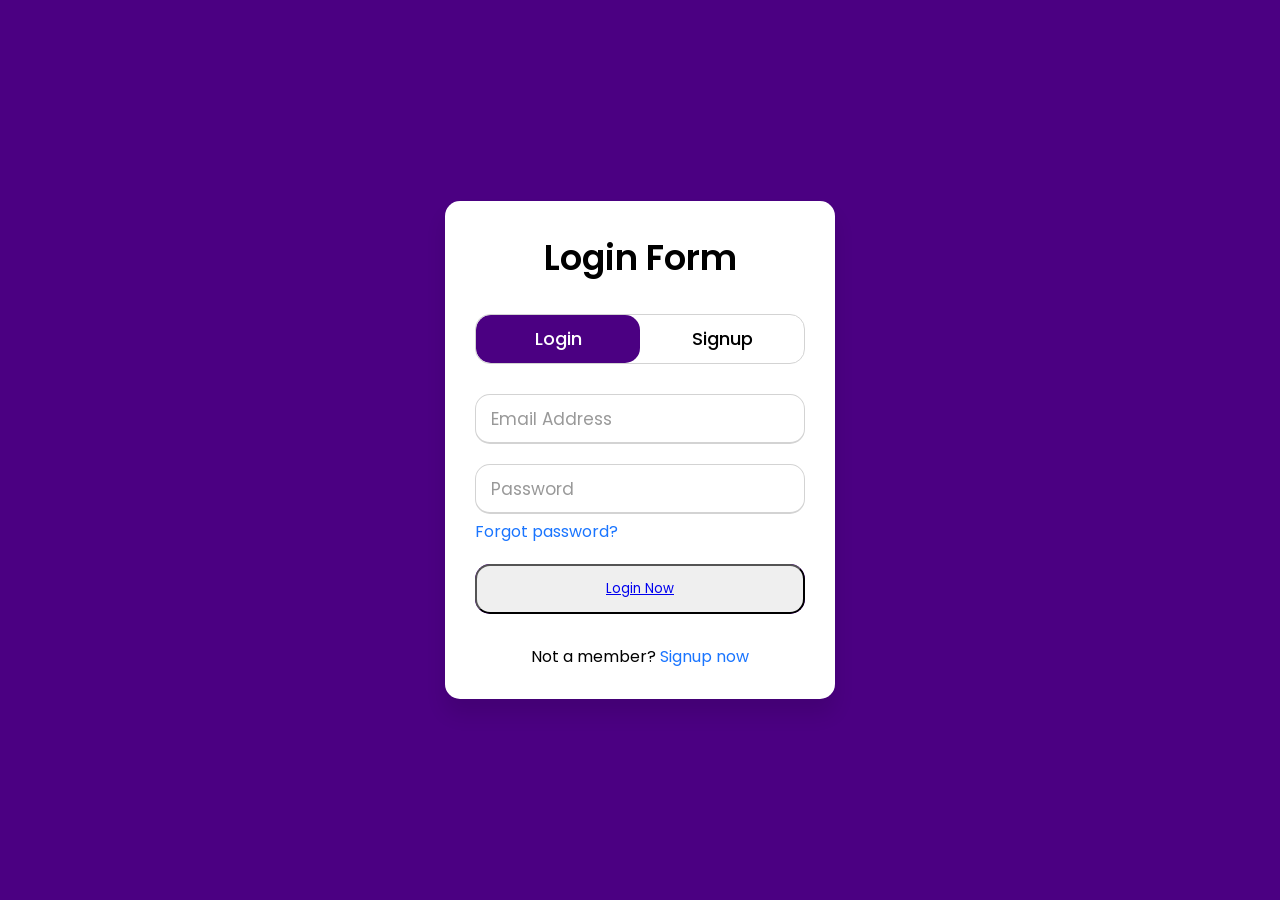
<file: login.html>
<!DOCTYPE html>
<html>
<head>
  <link href="http://fonts.googleapis.com/css?family=Lato:300,400,700,300italic,400italic,700italic" rel="stylesheet" type="text/css">

  <link rel="stylesheet" type="text/css" href="login.css">
</head>
<body>

  <div class="wrapper">
      <div class="title-text">
        <div class="title login">Login Form</div>
        <div class="title signup">Signup Form</div>
      </div>
      <div class="form-container">
        <div class="slide-controls">
          <input type="radio" name="slide" id="login" checked>
          <input type="radio" name="slide" id="signup">
          <label for="login" class="slide login">Login</label>
          <label for="signup" class="slide signup">Signup</label>
          <div class="slider-tab"></div>
        </div>
        <div class="form-inner">
          <form action="#" class="login">
            <div class="field">
              <input type="text" placeholder="Email Address" required>
            </div>
            <div class="field">
              <input type="password" placeholder="Password" required>
            </div>
            <div class="pass-link"><a href="#">Forgot password?</a></div>
            <div class="field btn">
              <div class="btn-layer"></div>
              <!--<input type="submit" value="Login Now">-->
              <button class="btn btn-default btn-lg"><a href="E:\Rashmi Project\free-course-site.com-udemy-the-web-developer-bootcamp_202005\7. Bootstrap\15.2 PurrfectMatch2\PurrfectMatch/sem1.html">Login Now</a></button>
            </div>
            <div class="signup-link">Not a member? <a href="">Signup now</a></div>
          </form>
          <form action="#" class="signup">
            <div class="field">
              <input type="text" placeholder="Email Address" required>
            </div>
            <div class="field">
              <input type="password" placeholder="Password" required>
            </div>
            <div class="field">
              <input type="password" placeholder="Confirm password" required>
            </div>
            <div class="field btn">
              <div class="btn-layer"></div>
              <input type="submit" value="Signup">
            </div>
          </form>
        </div>
      </div>
    </div>

<script type="text/javascript" src="E:\Rashmi Project\free-course-site.com-udemy-the-web-developer-bootcamp_202005\7. Bootstrap\15.2 PurrfectMatch2\PurrfectMatch/login.js"></script>
 <script type="text/javascript" src="https://code.jquery.com/jquery-2.1.4.js"></script>
 <script type="text/javascript" src="https://maxcdn.bootstrapcdn.com/bootstrap/3.3.5/js/bootstrap.min.js"></script>


</body>
</html>
</file>
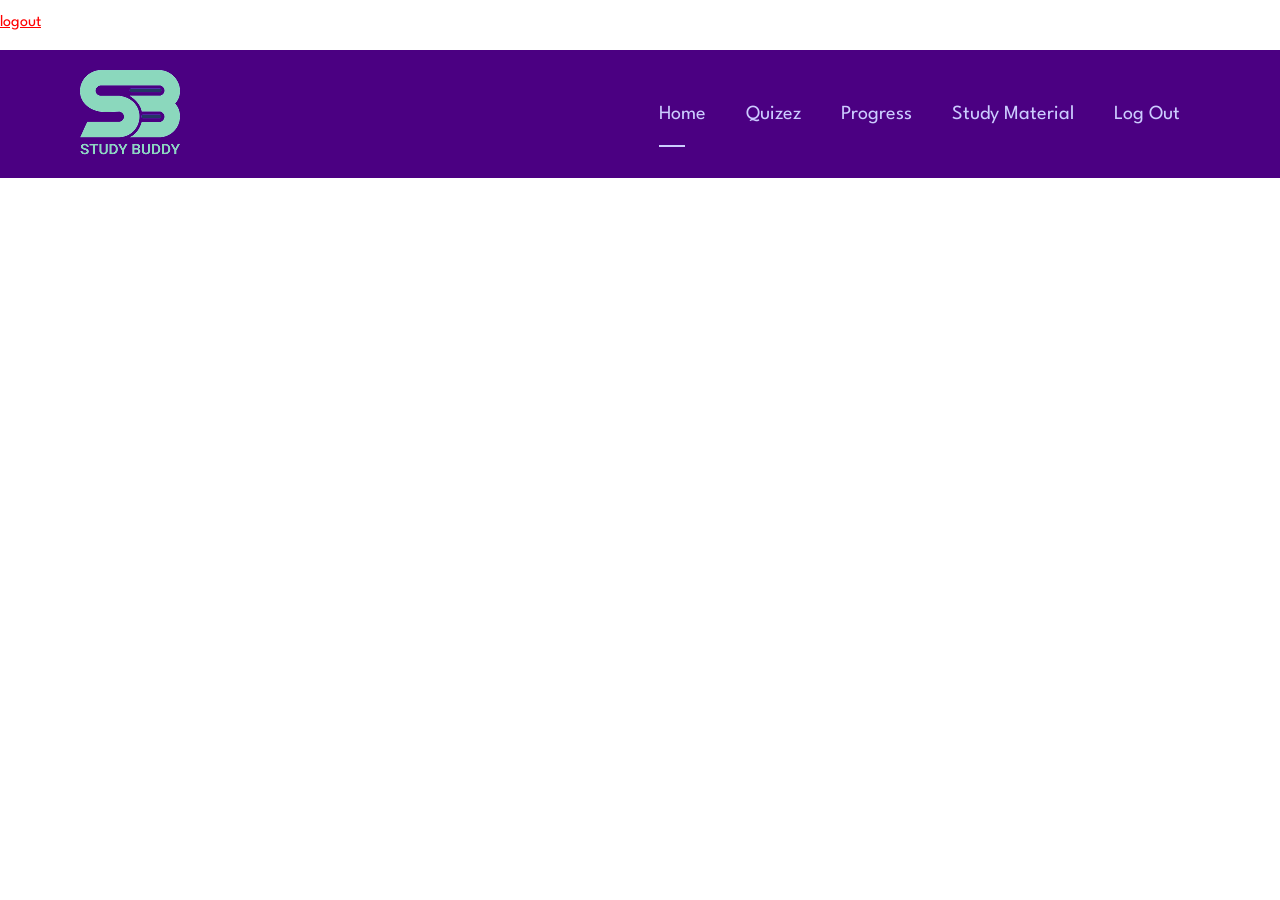
<file: logout.html>
<p> <a href="index.html?logout='1'" style="color: red;">logout</a> </p>
<!DOCTYPE html>
<html>
<head>
  
<link rel="stylesheet" href="sem1.css">
</head>
<body>
<section id="header">
<a href="#"><img src="b.png" class="logo"/></a>
<div>
<ul id="project">
<li><a class="active" href="sem1.html">Home</a></li>
<li><a href="quiz1.html">Quizez</a></li>
<li><a href="progress1.html">Progress</a></li>
<li><a href="studymaterial1.html">Study Material</a></li>
<li><a href="logout.html">Log Out</a></li>
</section>

</head>
<body>

</body>

</html>
</file>
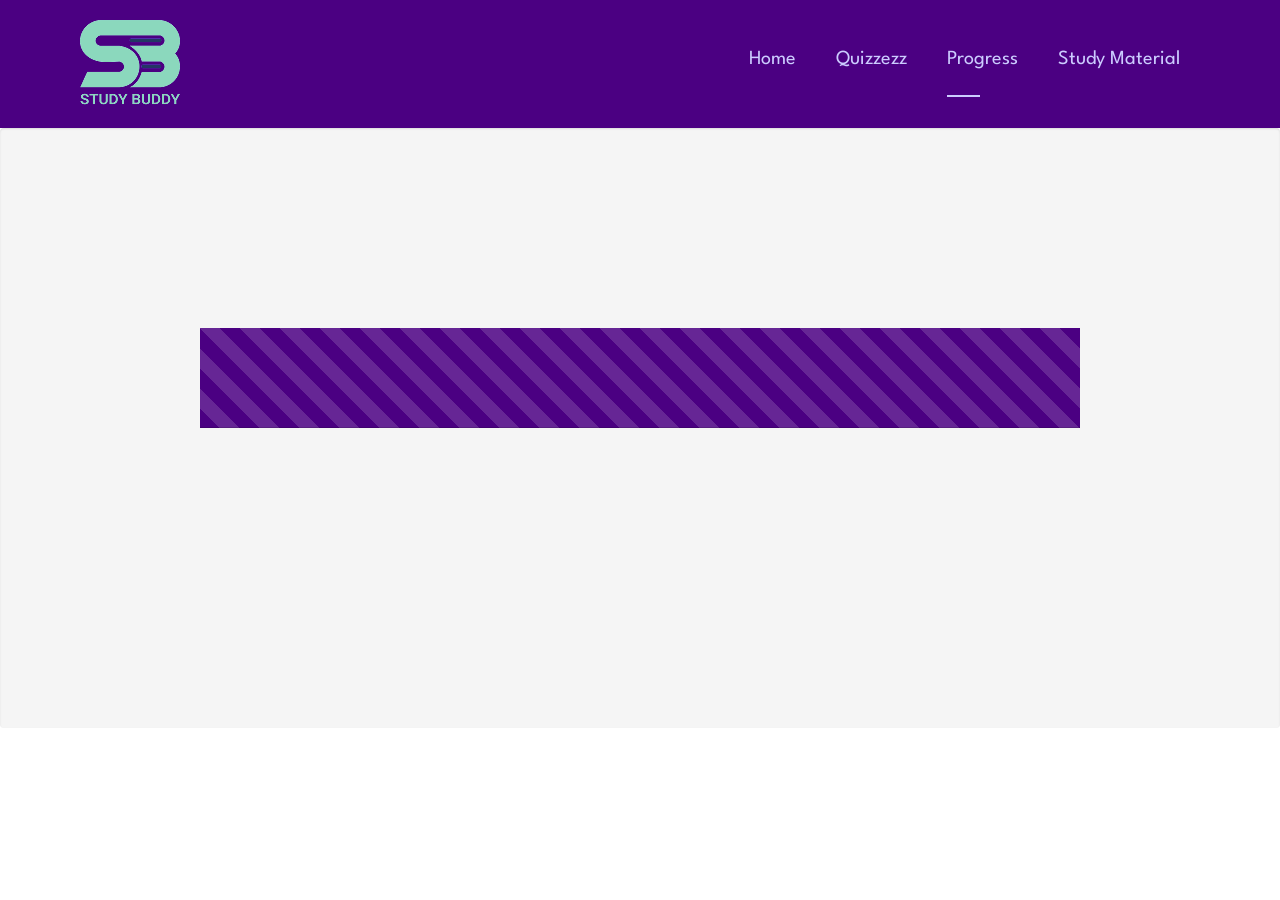
<file: progress1.html>
<!DOCTYPE html>
<html>
<head>
  
<link rel="stylesheet" href="sem1.css">
</head>

<body>
<section id="header">
<a href="#"><img src="b.png" class="logo"/></a>
<div>
<ul id="project">
<li><a href="sem1.html">Home</a></li>
<li><a href="quiz1.html">Quizzezz</a></li>
<li><a class="active" href="progress1.html">Progress</a></li>
<li><a href="studymaterial1.html">Study Material</a></li>
</section>


<!--<section  id="progress1">-->
    <!-- <div class="pro1"> -->
    <!-- <div class="container">-->
    <div class="progress">
  <div id="progress1" class="progress-bar progress-bar-striped active" role="progressbar"
  aria-valuenow="40" aria-valuemin="0" aria-valuemax="100" style="width:100%">
   
 <!-- </div>-->
<!--  </div>-->
    </div>

<script type="text/javascript" src="file:///C:/xampp/htdocs/Project2/progress1.js"></script>
<script type="text/javascript" src="http://localhost/project2/progress1.js"></script>

<link rel="stylesheet" href="https://maxcdn.bootstrapcdn.com/bootstrap/3.4.1/css/bootstrap.min.css">
  <script src="https://ajax.googleapis.com/ajax/libs/jquery/3.7.1/jquery.min.js"></script>
  <script src="https://maxcdn.bootstrapcdn.com/bootstrap/3.4.1/js/bootstrap.min.js"></script>
    
</body>

</html>
</file>
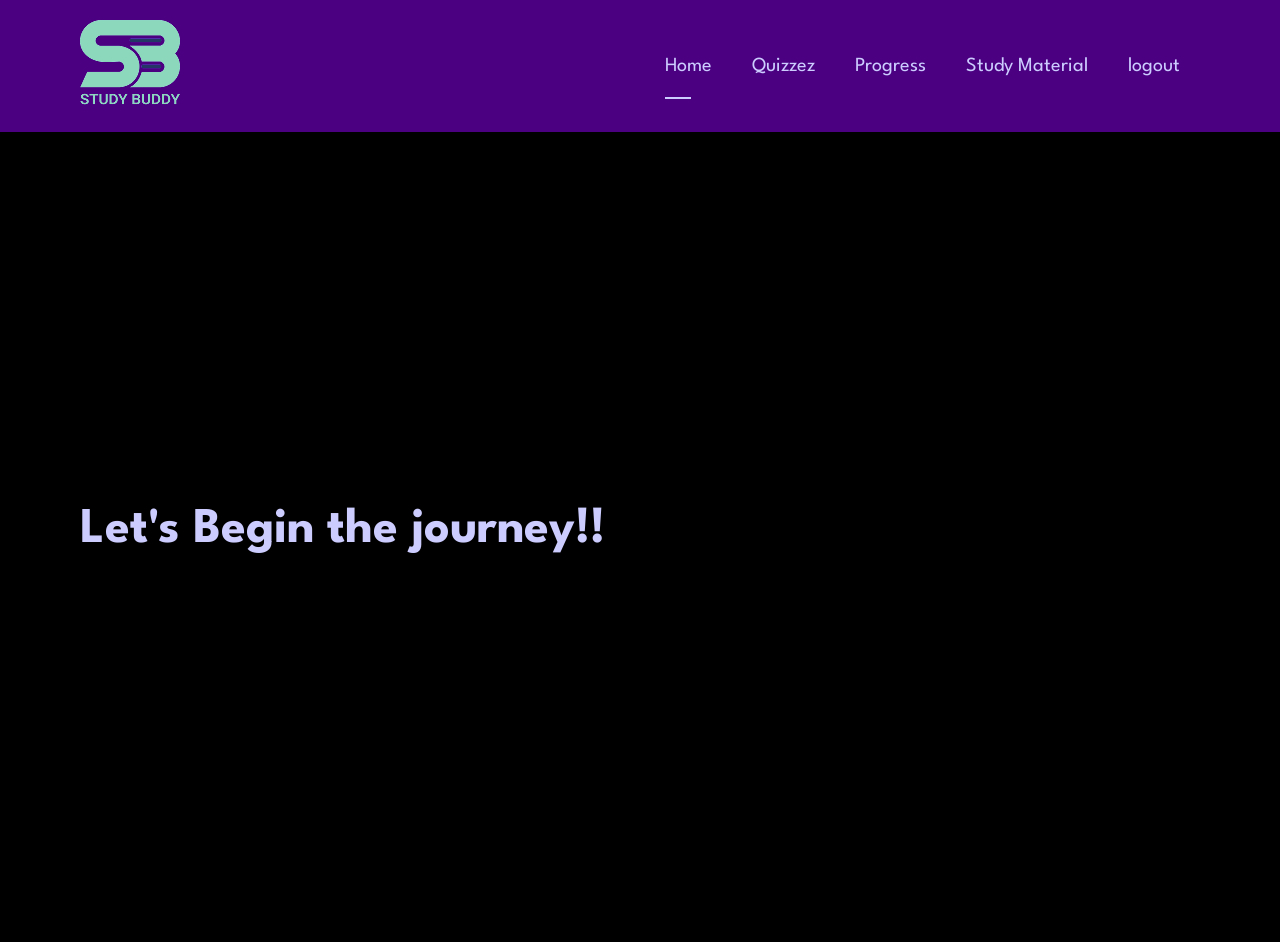
<file: sem1.html>
<!DOCTYPE html>
<html>
<head>
  
<link rel="stylesheet" href="sem1.css">
</head>
<body>
<section id="header">
<a href="#"><img src="b.png" class="logo"/></a>
<div>
<ul id="project">
<li><a class="active" href="sem1.html">Home</a></li>
<li><a href="quiz1.html">Quizzez</a></li>
<li><a href="progress1.html">Progress</a></li>
<li><a href="studymaterial1.html">Study Material</a></li>
<li><a href="index.html?logout='1'">logout</a></li>
</section>

<section id="hero">
 <h1>Let's Begin the journey!!</h1>
<meta name="viewport" content="width=device-width, initial-scale=1">
</section>
<!-- <section id="feature" class="section-p1">
    <div class="fe-box">
        <img src="https://static.vecteezy.com/system/resources/previews/000/583/361/original/timer-icon-vector.jpg" width="200" height="200">
        <a href="https://www.timeanddate.com/timer/"><h3>Timer</h3></a>
    </div> 
    <div class="fe-box">
        <img src="https://media.wired.com/photos/653bddf62692abf70732f95b/1:1/w_1589,h_1589,c_limit/Google-Calendar-Appointments-Gear-GettyImages-1385868923.jpg" width="200" height="200">
        <a href="https://calendar.google.com/calendar/u/0/r"><h3>Calendar</h3></a>
    </div>
</section>
<section id="quiz-1" class="section-p1">
    
    <div class="pro">
       
</section>-->
</head>
<body>
<script>
// Get the modal
var modal = document.getElementById('id01');
// When the user clicks anywhere outside of the modal, close it
window.onclick = function(event) {
    if (event.target == modal) {
        modal.style.display = "none";
    }
}
</script>
</section>

</body>

</html>
</file>
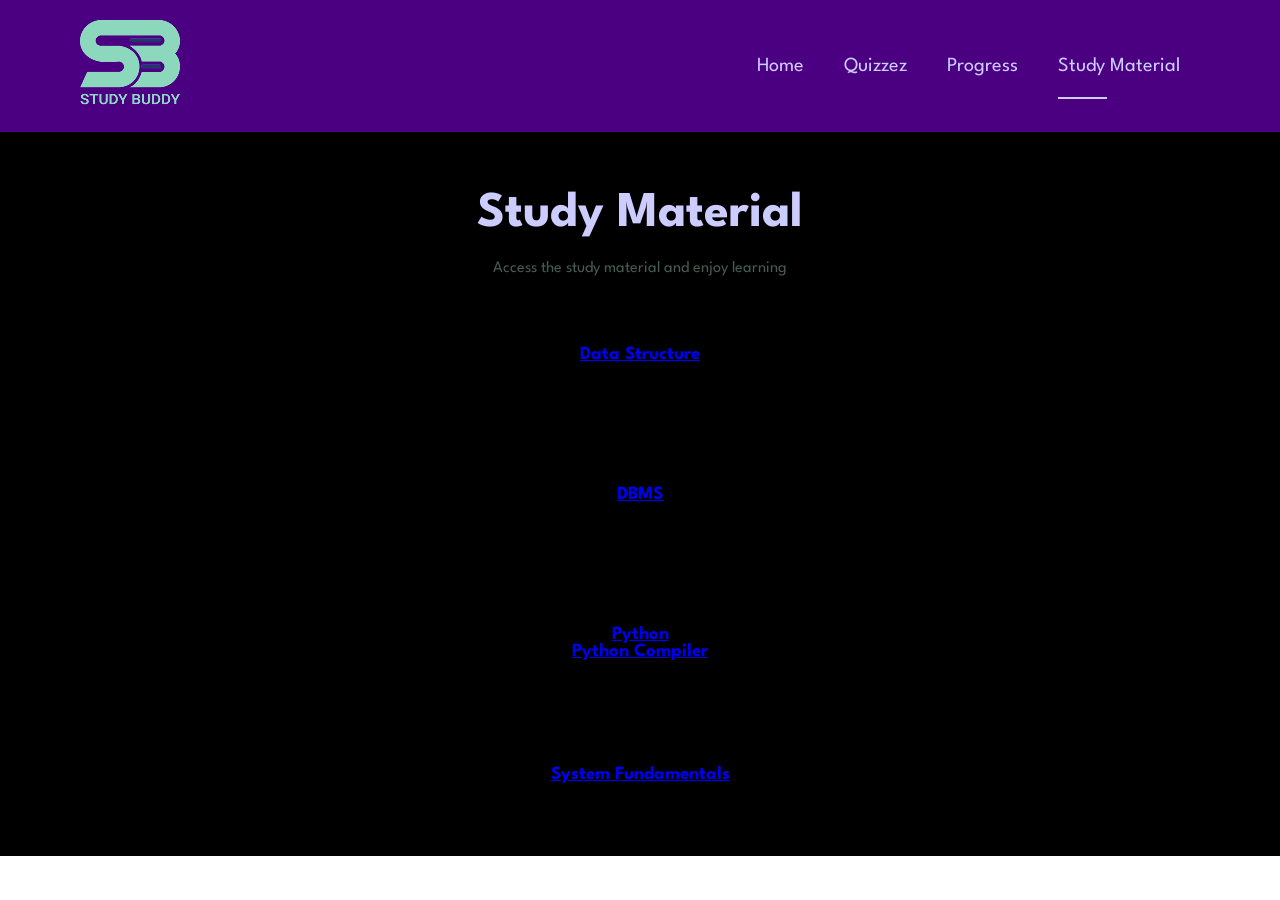
<file: studymaterial1.html>
<!DOCTYPE html>
<html>
<head>
  
<link rel="stylesheet" href="sem1.css">
</head>
<body>
<section id="header">
<a href="#"><img src="b.png" class="logo"/></a>
<div>
<ul id="project">
<li><a href="sem1.html">Home</a></li>
<li><a href="quiz1.html">Quizzez</a></li>
<li><a href="progress1.html">Progress</a></li>
<li><a class="active" href="studymaterial1.html">Study Material</a></li>
</section>

<section id="header-1">
    <meta name="viewport" content="width=device-width, initial-scale=1">
</section>
    <section id="study" class="campus-col">
        <h1>Study Material</h1>
        <p>Access the study material and enjoy learning</p>
        <div class="campus-col">
            <h3><a href="http://localhost/project2/dsa.pdf">Data Structure</a></h3>
        </div>
    </div>
    <div class="campus-col">
          <h3><a href="http://localhost/project2/dbms1.pdf">DBMS</a></h3>
    </div>
    <div class="campus-col">
    <h3><a href="http://localhost/project2/python.pdf">Python</a></h3>
    <h3><a href="https://www.programiz.com/python-programming/online-compiler/">Python Compiler</a></h3>
    </div>
    <div class="campus-col">
         <h3><a href="http://localhost/project2/system1.pdf">System Fundamentals</a></h3>
    </div>
    </section>
    
        
        
</section>
</head>
<body>
<script>
// Get the modal
var modal = document.getElementById('id01');
// When the user clicks anywhere outside of the modal, close it
window.onclick = function(event) {
    if (event.target == modal) {
        modal.style.display = "none";
    }
}
</script>
</section>

</body>

</html>
</file>
<file: login.css>
@import url('https://fonts.googleapis.com/css?family=Poppins:400,500,600,700&display=swap');
*{
  margin: 0;
  padding: 0;
  box-sizing: border-box;
  font-family: 'Poppins', sans-serif;
}
html,body{
  display: grid;
  height: 100%;
  width: 100%;
  place-items: center;
  /*background: -webkit-linear-gradient(left, #003366,#004080,#0059b3
, #0073e6);*/
  background-color: indigo;
}
::selection{
  background: #1a75ff;
  color: #fff;
}
.wrapper{
  overflow: hidden;
  max-width: 390px;
  background: #fff;
  padding: 30px;
  border-radius: 15px;
  box-shadow: 0px 15px 20px rgba(0,0,0,0.1);
}
.wrapper .title-text{
  display: flex;
  width: 200%;
}
.wrapper .title{
  width: 50%;
  font-size: 35px;
  font-weight: 600;
  text-align: center;
  transition: all 0.6s cubic-bezier(0.68,-0.55,0.265,1.55);
}
.wrapper .slide-controls{
  position: relative;
  display: flex;
  height: 50px;
  width: 100%;
  overflow: hidden;
  margin: 30px 0 10px 0;
  justify-content: space-between;
  border: 1px solid lightgrey;
  border-radius: 15px;
}
.slide-controls .slide{
  height: 100%;
  width: 100%;
  color: #fff;
  font-size: 18px;
  font-weight: 500;
  text-align: center;
  line-height: 48px;
  cursor: pointer;
  z-index: 1;
  transition: all 0.6s ease;
}
.slide-controls label.signup{
  color: #000;
}
.slide-controls .slider-tab{
  position: absolute;
  height: 100%;
  width: 50%;
  left: 0;
  z-index: 0;
  border-radius: 15px;
  /*background: -webkit-linear-gradient(left,#003366,#004080,#0059b3
, #0073e6);*/
  background-color: indigo;
  transition: all 0.6s cubic-bezier(0.68,-0.55,0.265,1.55);
}
input[type="radio"]{
  display: none;
}
#signup:checked ~ .slider-tab{
  left: 50%;
}
#signup:checked ~ label.signup{
  color: #fff;
  cursor: default;
  user-select: none;
}
#signup:checked ~ label.login{
  color: #000;
}
#login:checked ~ label.signup{
  color: #000;
}
#login:checked ~ label.login{
  cursor: default;
  user-select: none;
}
.wrapper .form-container{
  width: 100%;
  overflow: hidden;
}
.form-container .form-inner{
  display: flex;
  width: 200%;
}
.form-container .form-inner form{
  width: 50%;
  transition: all 0.6s cubic-bezier(0.68,-0.55,0.265,1.55);
}
.form-inner form .field{
  height: 50px;
  width: 100%;
  margin-top: 20px;
}
.form-inner form .field input{
  height: 100%;
  width: 100%;
  outline: none;
  padding-left: 15px;
  border-radius: 15px;
  border: 1px solid lightgrey;
  border-bottom-width: 2px;
  font-size: 17px;
  transition: all 0.3s ease;
}
.form-inner form .field input:focus{
  border-color: #1a75ff;
  /* box-shadow: inset 0 0 3px #fb6aae; */
}
.form-inner form .field input::placeholder{
  color: #999;
  transition: all 0.3s ease;
}
form .field input:focus::placeholder{
  color: #1a75ff;
}
.form-inner form .pass-link{
  margin-top: 5px;
}
.form-inner form .signup-link{
  text-align: center;
  margin-top: 30px;
}
.form-inner form .pass-link a,
.form-inner form .signup-link a{
  color: #1a75ff;
  text-decoration: none;
}
.form-inner form .pass-link a:hover,
.form-inner form .signup-link a:hover{
  text-decoration: underline;
}
form .btn{
  height: 50px;
  width: 100%;
  border-radius: 15px;
  position: relative;
  overflow: hidden;
}
form .btn .btn-layer{
  height: 100%;
  width: 300%;
  position: absolute;
  left: -100%;
 /* background: -webkit-linear-gradient(right,#003366,#004080,#0059b3
, #0073e6);*/
  background-color: indigo;
  border-radius: 15px;
  transition: all 0.4s ease;;
}
form .btn:hover .btn-layer{
  left: 0;
}
form .btn input[type="submit"]{
  height: 100%;
  width: 100%;
  z-index: 1;
  position: relative;
  background: none;
  border: none;
  color: #fff;
  padding-left: 0;
  border-radius: 15px;
  font-size: 20px;
  font-weight: 500;
  cursor: pointer;
}
</file>
<file: sem1.css>
@import url('https://fonts.googleapis.com/css2?family=spartan:wght@100;200;300;400;500;600;700;800;900&display=swap');
*{
margin:0;
padding:0;
box-sizing:boder-box;
font-family:'Spartan',sans-serif;
}
h1{
font-size:50px;
line-height:64px;
color:#222;
}
h2{
font-size:50px;
line-height:64px;
color:#222;
}
h3{
    color: black;
}
h4
{
font-size:20px;
color:#222;
}
h6 {
font-weight: 700;
font-size: 12px;
}
p{
font-size:16px;
color:#465b52;
margin: 15px 0 20px 0;
}
.section-p1{
padding:40px 80px;
}
.section-m1{
margin:40px 0;
}
body{
width:100%;
}
#header{
display:flex;
align-items:center;
justify-content:space-between;
padding:20px 80px;
background:indigo;
box shadow: 0 5px 15px rgba(0,0,0,0.06);
z-index:999;
position: sticky;
top:0;
left:0;
}
#project {
display: flex;
align-items: center;
justify-content: center;
}

#project li{
list-style:none;
padding: 20px 20px;
position : relative;
}
#project li a{
text-decoration:none;
font-size:20px;
font-weight:400;
color:#CCCCFF ;
transition:0.3s ease;
}

#project li a:hover,
#project li a.active {
color:#CCCCFF;
}

#project li a.active::after,
#project li a:hover::after{
content:"";
width:30%;
height:2px;
background:#CCCCFF;
position:absolute;
bottom: -4px;
left:20px;
}


#hero{
background-color:black ;
height:90vh;
width:100%;
background-size:cover;
background-position:top 25% right 0;
padding: 0 80px;
display:flex;
flex-direction:column;
align-items:flex-start;
justify-content:center;
}

#hero h1{
padding-bottom:15px;
color:#CCCCFF;
}

#hero h2{
color:black;
}

#hero h2{
    padding-top:10px;;
    color:#CCCCFF;
}

#feature{
    display: flex;
    align-items: center;
    justify-content:space-evenly;
    flex-wrap: wrap;
}

#feature.fe-box{
    text-align: center;
    padding: 25px 15px;
    box-shadow:20px 20px 34px rgba(0,0,0,0.03);
    border: 1px solid #cce7d0;
}
#quiz-1{
    text-align:center;
    background-color: black;
}
#quiz-1{
    display: flex;
    align-items: center;
    justify-content:space-evenly;
    flex-wrap: wrap;
}

#quiz-1 .pro{
    width:60%;
    min-width:250px;
    padding: 10px 12px;
    border:1px solid #cce7d0;
    border-radius:25px;
    cursor:pointer;
    box-shadow: 20px 20px 30px rgba(0,0,0,0.02);
    margin:15px 0;
    transition:0.2s ease;
    position:relative;
    background-color: indigo;
    color: black;
}

#quiz-1.pro:hover{
    box-shadow: 20px 20px 30px rgba(0,0,0,0.02);
}


.campus-col{
    
    width: 80%;
    margin-top: 0;
    text-align: center;
    padding-top: 50px;
    min-height: 10vh;
    width: 100%;
    background: rgb(0, 0, 0);
    background-position: center;
    background-size: cover;
    position: center;
    text-align: center;
    color: rgb(244, 247, 246);

}
.campus-col h1{
    color:#CCCCFF;
}

#study.pro{
    text-align: center;
    font-weight: 600;
    margin: 10px 0;
    color: rgb(106, 218, 214);
}

.progress{
   /* margin-top: 200px;*/
    padding: 200px;
    padding-bottom: 400px;
}
#progress1{
    background-color: indigo;
      height: 100px;
}
</file>
